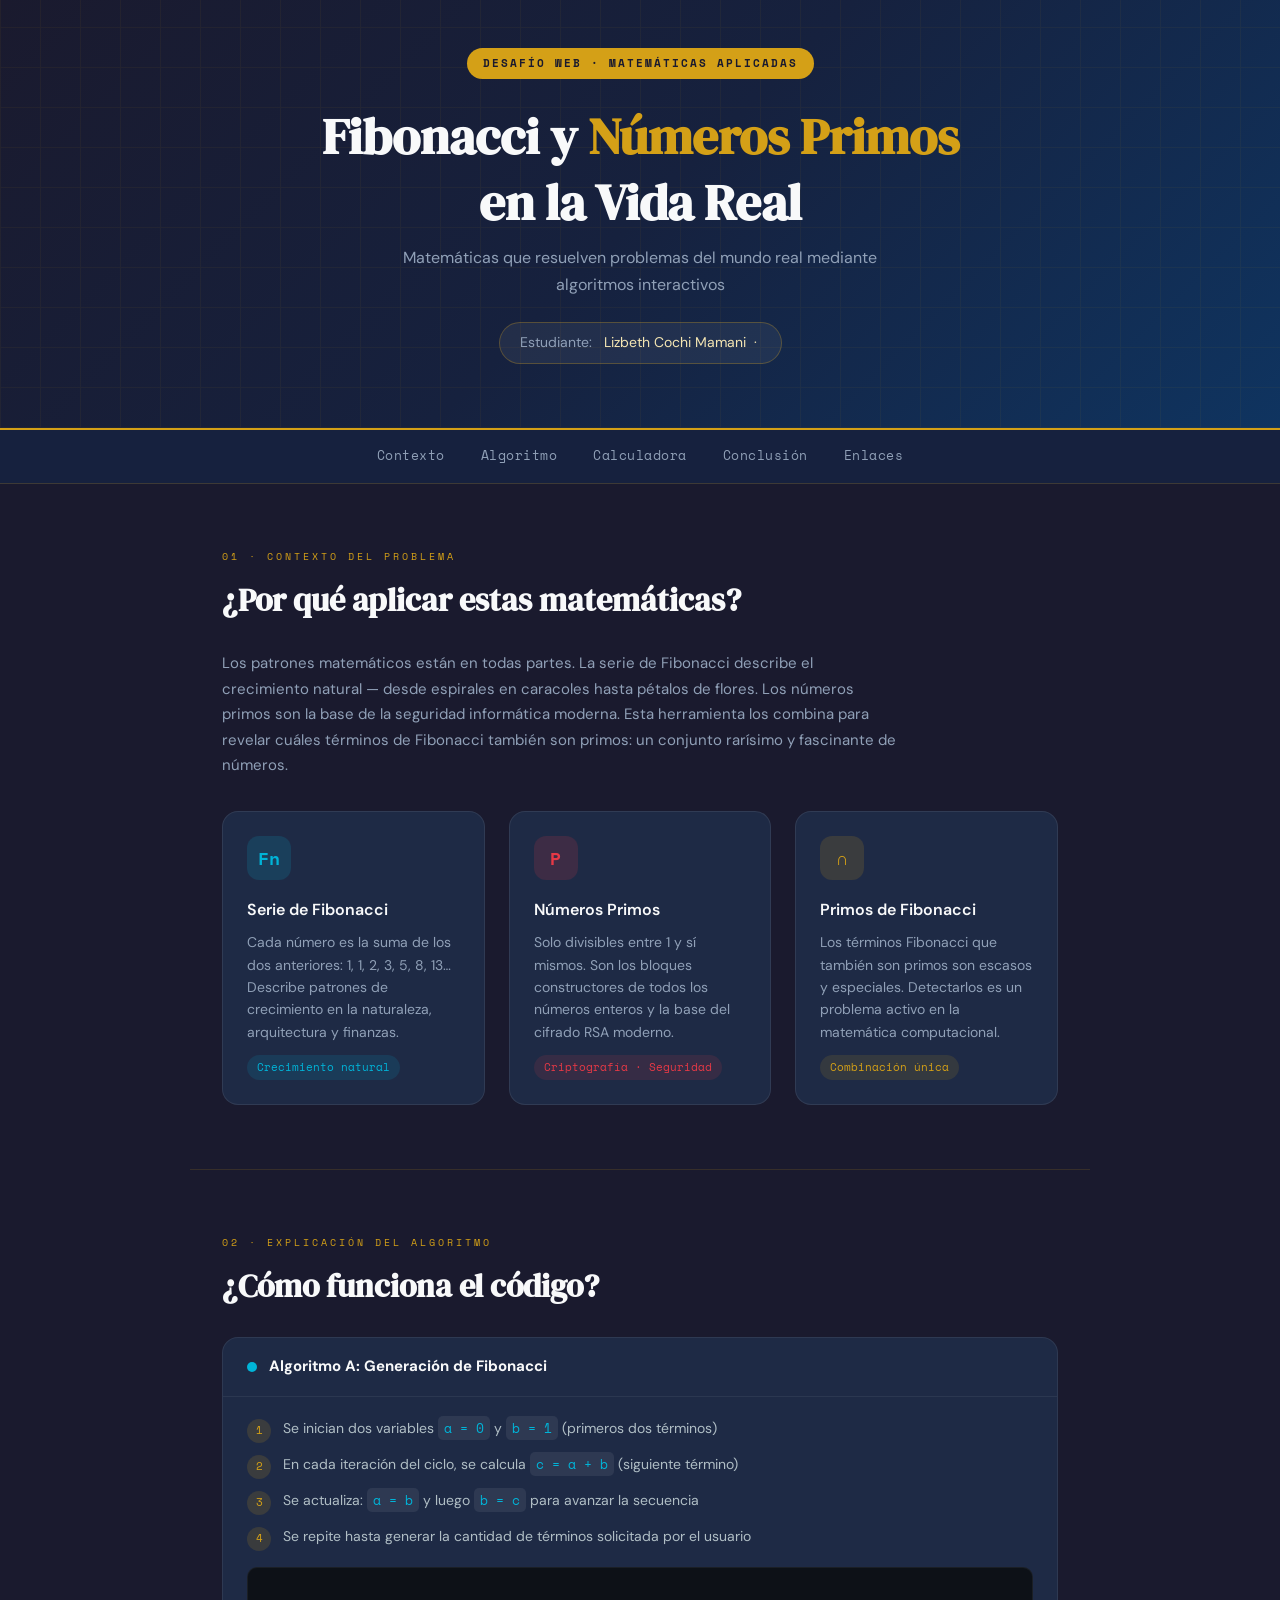
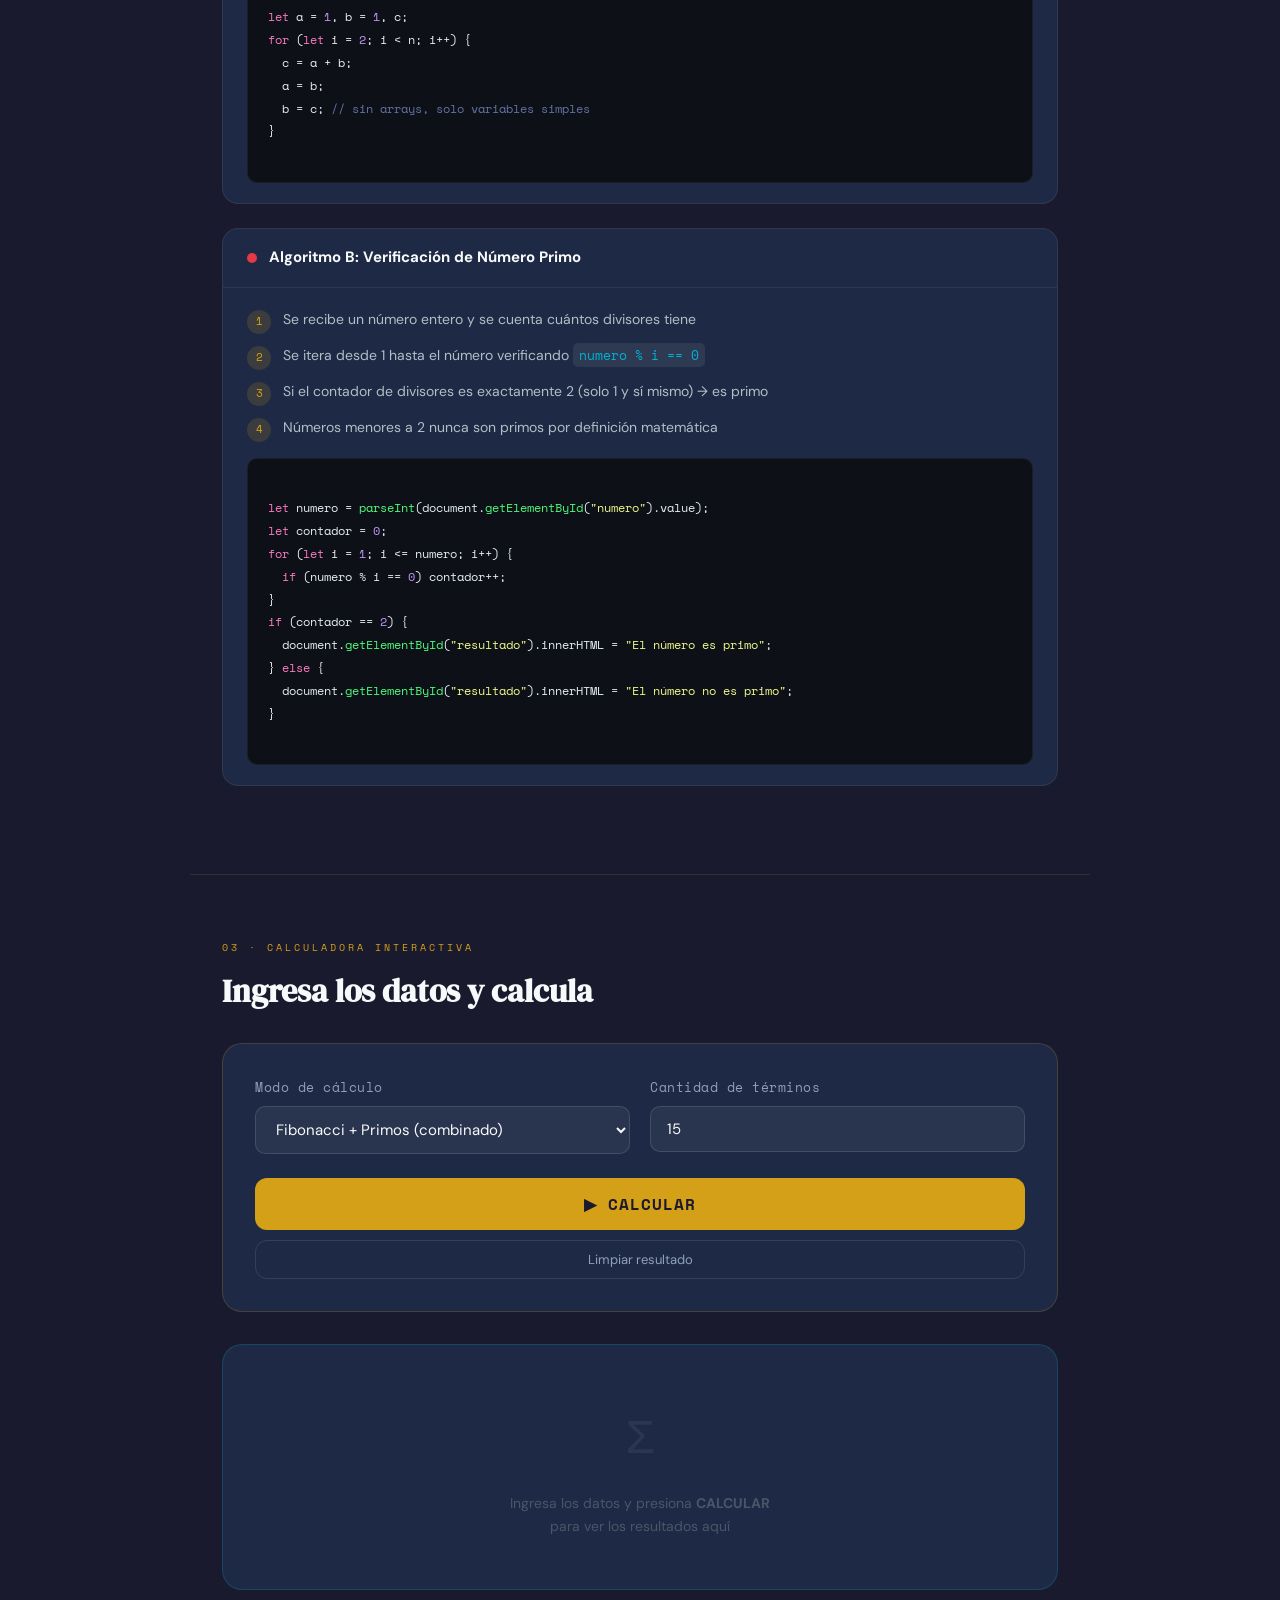
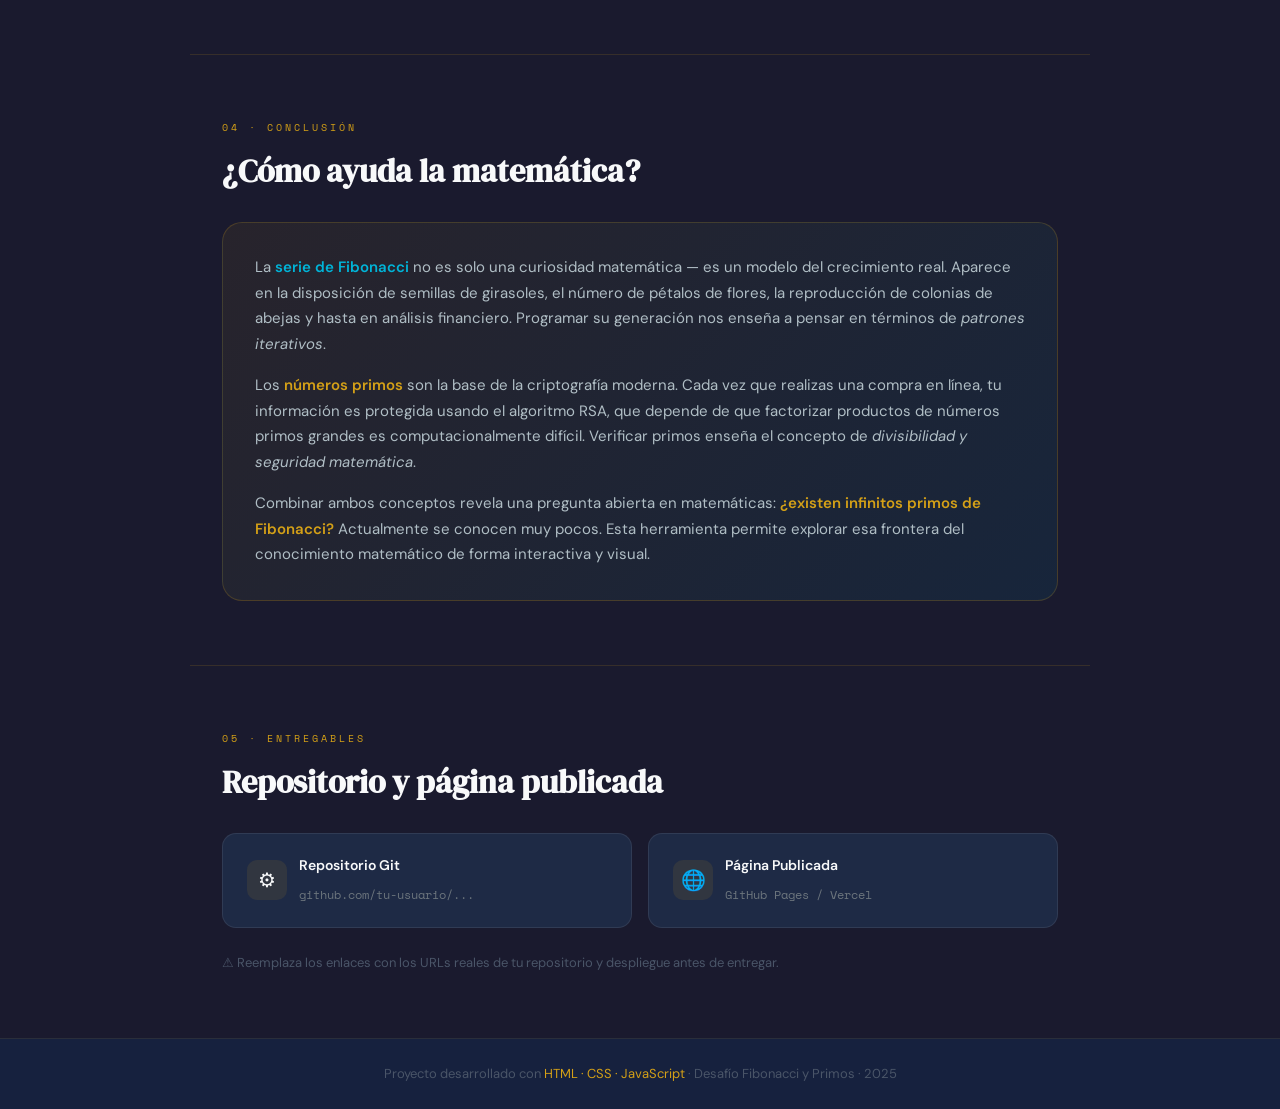
<file: index2.html>
<!DOCTYPE html>
<html lang="es">
<head>
  <meta charset="UTF-8">
  <meta name="viewport" content="width=device-width, initial-scale=1.0">
  <title>Fibonacci y Números Primos - Matemáticas en la Vida Real</title>
  <link rel="stylesheet" href="css/stilos2.css">
  <link href="https://fonts.googleapis.com/css2?family=Space+Mono:wght@400;700&family=DM+Serif+Display&family=DM+Sans:wght@400;500;600&display=swap" rel="stylesheet">
</head>
<body>
 
  <!-- ===== ENCABEZADO ===== -->
  <header>
    <div class="header-pattern"></div>
    <div class="badge">Desafío Web · Matemáticas Aplicadas</div>
    <h1>Fibonacci y <span>Números Primos</span><br>en la Vida Real</h1>
    <p class="header-sub">Matemáticas que resuelven problemas del mundo real mediante algoritmos interactivos</p>
    <div class="student-info">
      <span>Estudiante:</span> Lizbeth Cochi Mamani &nbsp;·&nbsp;
    </div>
  </header>
 
  <!-- ===== NAVEGACIÓN ===== -->
  <nav>
    <a href="#contexto">Contexto</a>
    <a href="#algoritmo">Algoritmo</a>
    <a href="#calculadora">Calculadora</a>
    <a href="#conclusion">Conclusión</a>
    <a href="#enlaces">Enlaces</a>
  </nav>
 
  <!-- ===== SECCIÓN 1: CONTEXTO ===== -->
  <section id="contexto">
    <p class="section-label">01 · Contexto del Problema</p>
    <h2>¿Por qué aplicar estas matemáticas?</h2>
    <p class="intro-text">
      Los patrones matemáticos están en todas partes. La serie de Fibonacci describe el crecimiento
      natural — desde espirales en caracoles hasta pétalos de flores. Los números primos son la base
      de la seguridad informática moderna. Esta herramienta los combina para revelar cuáles términos
      de Fibonacci también son primos: un conjunto rarísimo y fascinante de números.
    </p>
    <div class="cards-grid">
      <div class="card">
        <div class="card-icon fib">Fn</div>
        <h3>Serie de Fibonacci</h3>
        <p>Cada número es la suma de los dos anteriores: 1, 1, 2, 3, 5, 8, 13… Describe patrones
        de crecimiento en la naturaleza, arquitectura y finanzas.</p>
        <span class="tag fib">Crecimiento natural</span>
      </div>
      <div class="card">
        <div class="card-icon prime">P</div>
        <h3>Números Primos</h3>
        <p>Solo divisibles entre 1 y sí mismos. Son los bloques constructores de todos los números
        enteros y la base del cifrado RSA moderno.</p>
        <span class="tag prime">Criptografía · Seguridad</span>
      </div>
      <div class="card">
        <div class="card-icon combo">∩</div>
        <h3>Primos de Fibonacci</h3>
        <p>Los términos Fibonacci que también son primos son escasos y especiales. Detectarlos es
        un problema activo en la matemática computacional.</p>
        <span class="tag combo">Combinación única</span>
      </div>
    </div>
  </section>
 
  <hr class="divider">
 
  <!-- ===== SECCIÓN 2: ALGORITMO ===== -->
  <section id="algoritmo">
    <p class="section-label">02 · Explicación del Algoritmo</p>
    <h2>¿Cómo funciona el código?</h2>
 
    <!-- Algoritmo Fibonacci -->
    <div class="algo-box">
      <div class="algo-header">
        <div class="algo-dot fib-dot"></div>
        <strong>Algoritmo A: Generación de Fibonacci</strong>
      </div>
      <div class="algo-content">
        <div class="algo-steps">
          <div class="algo-step">
            <div class="step-n">1</div>
            <div>Se inician dos variables <code>a = 0</code> y <code>b = 1</code> (primeros dos términos)</div>
          </div>
          <div class="algo-step">
            <div class="step-n">2</div>
            <div>En cada iteración del ciclo, se calcula <code>c = a + b</code> (siguiente término)</div>
          </div>
          <div class="algo-step">
            <div class="step-n">3</div>
            <div>Se actualiza: <code>a = b</code> y luego <code>b = c</code> para avanzar la secuencia</div>
          </div>
          <div class="algo-step">
            <div class="step-n">4</div>
            <div>Se repite hasta generar la cantidad de términos solicitada por el usuario</div>
          </div>
        </div>
        <div class="code-block">
<span class="kw">let</span> a = <span class="num">1</span>, b = <span class="num">1</span>, c;
<span class="kw">for</span> (<span class="kw">let</span> i = <span class="num">2</span>; i &lt; n; i++) {
  c = a + b;
  a = b;
  b = c; <span class="cm">// sin arrays, solo variables simples</span>
}
        </div>
      </div>
    </div>
 
    <!-- Algoritmo Primo -->
    <div class="algo-box">
      <div class="algo-header">
        <div class="algo-dot prime-dot"></div>
        <strong>Algoritmo B: Verificación de Número Primo</strong>
      </div>
      <div class="algo-content">
        <div class="algo-steps">
          <div class="algo-step">
            <div class="step-n">1</div>
            <div>Se recibe un número entero y se cuenta cuántos divisores tiene</div>
          </div>
          <div class="algo-step">
            <div class="step-n">2</div>
            <div>Se itera desde 1 hasta el número verificando <code>numero % i == 0</code></div>
          </div>
          <div class="algo-step">
            <div class="step-n">3</div>
            <div>Si el contador de divisores es exactamente 2 (solo 1 y sí mismo) → es primo</div>
          </div>
          <div class="algo-step">
            <div class="step-n">4</div>
            <div>Números menores a 2 nunca son primos por definición matemática</div>
          </div>
        </div>
        <div class="code-block">
<span class="kw">let</span> numero = <span class="fn">parseInt</span>(document.<span class="fn">getElementById</span>(<span class="str">"numero"</span>).value);
<span class="kw">let</span> contador = <span class="num">0</span>;
<span class="kw">for</span> (<span class="kw">let</span> i = <span class="num">1</span>; i &lt;= numero; i++) {
  <span class="kw">if</span> (numero % i == <span class="num">0</span>) contador++;
}
<span class="kw">if</span> (contador == <span class="num">2</span>) {
  document.<span class="fn">getElementById</span>(<span class="str">"resultado"</span>).innerHTML = <span class="str">"El número es primo"</span>;
} <span class="kw">else</span> {
  document.<span class="fn">getElementById</span>(<span class="str">"resultado"</span>).innerHTML = <span class="str">"El número no es primo"</span>;
}
        </div>
      </div>
    </div>
  </section>
 
  <hr class="divider">
 
  <!-- ===== SECCIÓN 3: FORMULARIO + RESULTADO ===== -->
  <section id="calculadora">
    <p class="section-label">03 · Calculadora Interactiva</p>
    <h2>Ingresa los datos y calcula</h2>
 
    <div class="form-container">
      <form onsubmit="return false;">
        <div class="form-row">
 
          <!-- Selector de modo -->
          <div class="form-group">
            <label for="modo">Modo de cálculo</label>
            <select id="modo" onchange="cambiarModo()">
              <option value="combinado">Fibonacci + Primos (combinado)</option>
              <option value="fibonacci">Solo secuencia Fibonacci</option>
              <option value="primo">Verificar número primo</option>
              <option value="ahorro">Ahorro progresivo Fibonacci</option>
            </select>
          </div>
 
          <!-- Cantidad de términos -->
          <div class="form-group" id="grupo-terminos">
            <label for="terminos">Cantidad de términos</label>
            <input type="number" id="terminos" min="2" max="40" value="15" placeholder="Ej: 15">
          </div>
 
          <!-- Número a verificar (solo modo primo) -->
          <div class="form-group" id="grupo-numero" style="display:none;">
            <label for="numero">Número a verificar</label>
            <input type="number" id="numero" min="1" value="97" placeholder="Ej: 97">
          </div>
 
          <!-- Monto base (solo modo ahorro) -->
          <div class="form-group" id="grupo-monto" style="display:none;">
            <label for="monto">Depósito base (Bs.)</label>
            <input type="number" id="monto" min="1" value="1" placeholder="Ej: 1">
          </div>
 
        </div>
 
        <!-- Botón de ejecución -->
        <button class="btn-calc" onclick="calcular()">▶ CALCULAR</button>
        <button class="btn-clear" onclick="limpiar()">Limpiar resultado</button>
      </form>
    </div>
 
    <!-- Área de resultados -->
    <div id="resultado-container">
      <div class="result-placeholder" id="placeholder">
        <div class="big-icon">Σ</div>
        <p>Ingresa los datos y presiona <strong>CALCULAR</strong><br>para ver los resultados aquí</p>
      </div>
      <div id="resultado" style="display:none;"></div>
    </div>
  </section>
 
  <hr class="divider">
 
  <!-- ===== SECCIÓN 4: CONCLUSIÓN ===== -->
  <section id="conclusion">
    <p class="section-label">04 · Conclusión</p>
    <h2>¿Cómo ayuda la matemática?</h2>
    <div class="conclusion-box">
      <p>La <span class="highlight-teal">serie de Fibonacci</span> no es solo una curiosidad matemática —
      es un modelo del crecimiento real. Aparece en la disposición de semillas de girasoles, el número
      de pétalos de flores, la reproducción de colonias de abejas y hasta en análisis financiero.
      Programar su generación nos enseña a pensar en términos de <em>patrones iterativos</em>.</p>
 
      <p>Los <span class="highlight-gold">números primos</span> son la base de la criptografía moderna.
      Cada vez que realizas una compra en línea, tu información es protegida usando el algoritmo RSA,
      que depende de que factorizar productos de números primos grandes es computacionalmente difícil.
      Verificar primos enseña el concepto de <em>divisibilidad y seguridad matemática</em>.</p>
 
      <p>Combinar ambos conceptos revela una pregunta abierta en matemáticas:
      <span class="highlight-gold">¿existen infinitos primos de Fibonacci?</span> Actualmente se conocen
      muy pocos. Esta herramienta permite explorar esa frontera del conocimiento matemático de forma
      interactiva y visual.</p>
    </div>
  </section>
 
  <hr class="divider">
 
  <!-- ===== SECCIÓN 5: ENLACES ===== -->
  <section id="enlaces">
    <p class="section-label">05 · Entregables</p>
    <h2>Repositorio y página publicada</h2>
    <div class="links-row">
      <a class="link-card" href="https://github.com/liz1020bth/DESAFIO-SIMULACION-MATEMATICA----FIBO-Y-PRIMOS.git" target="_blank">
        <div class="link-icon">⚙</div>
        <div>
          <p>Repositorio Git</p>
          <span>github.com/tu-usuario/...</span>
        </div>
      </a>
      <a class="link-card" href="https://liz1020bth.github.io/DESAFIO-SIMULACION-MATEMATICA----FIBO-Y-PRIMOS/" target="_blank">
        <div class="link-icon">🌐</div>
        <div>
          <p>Página Publicada</p>
          <span>GitHub Pages / Vercel</span>
        </div>
      </a>
    </div>
    <p class="links-note">⚠ Reemplaza los enlaces con los URLs reales de tu repositorio y despliegue antes de entregar.</p>
  </section>
 
  <!-- ===== PIE DE PÁGINA ===== -->
  <footer>
    Proyecto desarrollado con <span>HTML · CSS · JavaScript</span> · Desafío Fibonacci y Primos · 2025
  </footer>
 
  <script src="js/scrip2.js"></script>
</body>
</html>
</file>
<file: css/stilos2.css>
/* =============================================
   estilos.css — Desafío Fibonacci y Primos
   ============================================= */
 
/* --- Variables globales --- */
:root {
  --gold:        #D4A017;
  --gold-light:  #F5E6B3;
  --gold-dark:   #8B6914;
  --deep:        #1A1A2E;
  --deep2:       #16213E;
  --accent:      #0F3460;
  --teal:        #00B4D8;
  --teal-light:  #90E0EF;
  --white:       #F8F9FA;
  --gray:        #6C757D;
  --card-bg:     #1E2A45;
  --prime-color: #E63946;
  --fib-color:   #00B4D8;
  --muted:       #90A0B7;
}
 
/* --- Reset básico --- */
* {
  margin: 0;
  padding: 0;
  box-sizing: border-box;
}
 
body {
  font-family: 'DM Sans', sans-serif;
  background: var(--deep);
  color: var(--white);
  line-height: 1.7;
}
 
code {
  font-family: 'Space Mono', monospace;
  font-size: 13px;
  background: rgba(255,255,255,0.07);
  padding: 2px 6px;
  border-radius: 5px;
  color: var(--teal);
}
 
/* =============================================
   ENCABEZADO
   ============================================= */
header {
  background: linear-gradient(135deg, #1A1A2E 0%, #16213E 50%, #0F3460 100%);
  padding: 3rem 2rem 4rem;
  text-align: center;
  position: relative;
  overflow: hidden;
  border-bottom: 2px solid var(--gold);
}
 
.header-pattern {
  position: absolute;
  top: 0; left: 0; right: 0; bottom: 0;
  opacity: 0.05;
  background-image:
    repeating-linear-gradient(0deg,   var(--gold) 0px, var(--gold) 1px, transparent 1px, transparent 40px),
    repeating-linear-gradient(90deg,  var(--gold) 0px, var(--gold) 1px, transparent 1px, transparent 40px);
}
 
.badge {
  display: inline-block;
  background: var(--gold);
  color: var(--deep);
  font-family: 'Space Mono', monospace;
  font-size: 11px;
  font-weight: 700;
  letter-spacing: 2px;
  text-transform: uppercase;
  padding: 6px 16px;
  border-radius: 20px;
  margin-bottom: 1.5rem;
  position: relative;
}
 
header h1 {
  font-family: 'DM Serif Display', serif;
  font-size: clamp(1.8rem, 5vw, 3.2rem);
  color: var(--white);
  position: relative;
  margin-bottom: 0.5rem;
  line-height: 1.3;
}
 
header h1 span {
  color: var(--gold);
}
 
.header-sub {
  font-size: 1rem;
  color: var(--muted);
  position: relative;
  max-width: 500px;
  margin: 0.5rem auto 1.5rem;
}
 
.student-info {
  display: inline-flex;
  align-items: center;
  gap: 12px;
  background: rgba(255,255,255,0.06);
  border: 1px solid rgba(212,160,23,0.3);
  border-radius: 50px;
  padding: 8px 20px;
  font-size: 14px;
  color: var(--gold-light);
  position: relative;
}
 
.student-info span {
  color: var(--muted);
}
 
/* =============================================
   NAVEGACIÓN
   ============================================= */
nav {
  background: var(--deep2);
  border-bottom: 1px solid rgba(212,160,23,0.2);
  padding: 0 2rem;
  display: flex;
  justify-content: center;
  flex-wrap: wrap;
  position: sticky;
  top: 0;
  z-index: 100;
}
 
nav a {
  color: var(--muted);
  text-decoration: none;
  font-size: 13px;
  font-weight: 500;
  padding: 14px 18px;
  border-bottom: 3px solid transparent;
  transition: all 0.2s;
  font-family: 'Space Mono', monospace;
  letter-spacing: 0.5px;
}
 
nav a:hover {
  color: var(--gold);
  border-bottom-color: var(--gold);
}
 
/* =============================================
   SECCIONES
   ============================================= */
section {
  padding: 4rem 2rem;
  max-width: 900px;
  margin: 0 auto;
}
 
.section-label {
  font-family: 'Space Mono', monospace;
  font-size: 10px;
  letter-spacing: 3px;
  text-transform: uppercase;
  color: var(--gold);
  margin-bottom: 0.5rem;
}
 
h2 {
  font-family: 'DM Serif Display', serif;
  font-size: clamp(1.5rem, 3vw, 2rem);
  color: var(--white);
  margin-bottom: 1.5rem;
}
 
.intro-text {
  color: var(--muted);
  font-size: 15px;
  max-width: 680px;
  margin-bottom: 0;
}
 
.divider {
  border: none;
  border-top: 1px solid rgba(212,160,23,0.15);
  max-width: 900px;
  margin: 0 auto;
}
 
/* =============================================
   TARJETAS DE CONTEXTO
   ============================================= */
.cards-grid {
  display: grid;
  grid-template-columns: repeat(auto-fit, minmax(250px, 1fr));
  gap: 1.5rem;
  margin-top: 2rem;
}
 
.card {
  background: var(--card-bg);
  border: 1px solid rgba(255,255,255,0.08);
  border-radius: 16px;
  padding: 1.5rem;
}
 
.card-icon {
  width: 44px;
  height: 44px;
  border-radius: 12px;
  display: flex;
  align-items: center;
  justify-content: center;
  font-family: 'Space Mono', monospace;
  font-size: 18px;
  font-weight: 700;
  margin-bottom: 1rem;
}
 
.card-icon.fib   { background: rgba(0,180,216,0.15);   color: var(--teal); }
.card-icon.prime { background: rgba(230,57,70,0.15);   color: var(--prime-color); }
.card-icon.combo { background: rgba(212,160,23,0.15);  color: var(--gold); }
 
.card h3 {
  font-size: 16px;
  font-weight: 600;
  margin-bottom: 0.5rem;
  color: var(--white);
}
 
.card p {
  font-size: 14px;
  color: var(--muted);
  line-height: 1.6;
}
 
.tag {
  display: inline-block;
  font-size: 11px;
  font-family: 'Space Mono', monospace;
  padding: 3px 10px;
  border-radius: 20px;
  margin-top: 0.75rem;
}
 
.tag.fib   { background: rgba(0,180,216,0.12);  color: var(--teal); }
.tag.prime { background: rgba(230,57,70,0.12);  color: var(--prime-color); }
.tag.combo { background: rgba(212,160,23,0.12); color: var(--gold); }
 
/* =============================================
   ALGORITMOS
   ============================================= */
.algo-box {
  background: var(--card-bg);
  border-radius: 16px;
  overflow: hidden;
  margin-bottom: 1.5rem;
  border: 1px solid rgba(255,255,255,0.07);
}
 
.algo-header {
  display: flex;
  align-items: center;
  gap: 12px;
  padding: 1rem 1.5rem;
  border-bottom: 1px solid rgba(255,255,255,0.06);
  font-size: 15px;
}
 
.algo-dot {
  width: 10px;
  height: 10px;
  border-radius: 50%;
}
 
.algo-dot.fib-dot   { background: var(--teal); }
.algo-dot.prime-dot { background: var(--prime-color); }
 
.algo-content {
  padding: 1.25rem 1.5rem;
}
 
.code-block {
  background: #0D1117;
  border-radius: 10px;
  padding: 1rem 1.25rem;
  font-family: 'Space Mono', monospace;
  font-size: 12px;
  color: #E6EDF3;
  margin: 1rem 0 0;
  overflow-x: auto;
  border: 1px solid rgba(255,255,255,0.06);
  line-height: 1.9;
  white-space: pre;
}
 
/* Colores de sintaxis */
.code-block .kw  { color: #FF79C6; }
.code-block .fn  { color: #50FA7B; }
.code-block .num { color: #BD93F9; }
.code-block .cm  { color: #6272A4; }
.code-block .str { color: #F1FA8C; }
 
.algo-steps {
  display: flex;
  flex-direction: column;
  gap: 10px;
}
 
.algo-step {
  display: flex;
  gap: 12px;
  font-size: 14px;
  color: #B0BEC5;
  align-items: flex-start;
}
 
.step-n {
  min-width: 24px;
  height: 24px;
  background: rgba(212,160,23,0.15);
  border-radius: 50%;
  display: flex;
  align-items: center;
  justify-content: center;
  font-family: 'Space Mono', monospace;
  font-size: 11px;
  color: var(--gold);
  flex-shrink: 0;
  margin-top: 2px;
}
 
/* =============================================
   FORMULARIO
   ============================================= */
.form-container {
  background: var(--card-bg);
  border: 1px solid rgba(212,160,23,0.2);
  border-radius: 20px;
  padding: 2rem;
}
 
.form-row {
  display: grid;
  grid-template-columns: repeat(auto-fit, minmax(200px, 1fr));
  gap: 1.25rem;
  margin-bottom: 1.5rem;
}
 
.form-group {
  display: flex;
  flex-direction: column;
  gap: 8px;
}
 
label {
  font-size: 13px;
  font-weight: 500;
  color: var(--muted);
  font-family: 'Space Mono', monospace;
  letter-spacing: 0.5px;
}
 
input[type="number"],
select {
  background: rgba(255,255,255,0.05);
  border: 1px solid rgba(255,255,255,0.12);
  border-radius: 10px;
  padding: 12px 16px;
  color: var(--white);
  font-size: 15px;
  font-family: 'DM Sans', sans-serif;
  transition: border-color 0.2s;
  outline: none;
  width: 100%;
}
 
input[type="number"]:focus,
select:focus {
  border-color: var(--gold);
  background: rgba(212,160,23,0.06);
}
 
select option {
  background: var(--deep2);
}
 
/* Botón principal */
.btn-calc {
  width: 100%;
  background: var(--gold);
  color: var(--deep);
  border: none;
  border-radius: 12px;
  padding: 14px 24px;
  font-size: 16px;
  font-weight: 700;
  font-family: 'Space Mono', monospace;
  cursor: pointer;
  letter-spacing: 1px;
  transition: all 0.2s;
  text-transform: uppercase;
}
 
.btn-calc:hover {
  background: #E8B820;
  transform: translateY(-1px);
}
 
.btn-calc:active {
  transform: translateY(0);
}
 
/* Botón limpiar */
.btn-clear {
  width: 100%;
  margin-top: 10px;
  background: transparent;
  color: var(--muted);
  border: 1px solid rgba(255,255,255,0.1);
  border-radius: 12px;
  padding: 10px;
  font-size: 13px;
  cursor: pointer;
  transition: all 0.2s;
  font-family: 'DM Sans', sans-serif;
}
 
.btn-clear:hover {
  border-color: var(--prime-color);
  color: var(--prime-color);
}
 
/* =============================================
   ÁREA DE RESULTADOS
   ============================================= */
#resultado-container {
  background: var(--card-bg);
  border: 1px solid rgba(0,180,216,0.2);
  border-radius: 20px;
  padding: 2rem;
  min-height: 200px;
  margin-top: 2rem;
}
 
.result-placeholder {
  display: flex;
  flex-direction: column;
  align-items: center;
  justify-content: center;
  height: 180px;
  text-align: center;
  color: #4A5568;
}
 
.result-placeholder .big-icon {
  font-family: 'Space Mono', monospace;
  font-size: 3rem;
  margin-bottom: 1rem;
  opacity: 0.3;
}
 
.result-placeholder p {
  font-size: 14px;
}
 
.result-title {
  font-family: 'DM Serif Display', serif;
  font-size: 1.3rem;
  color: var(--teal);
  margin-bottom: 1rem;
  padding-bottom: 0.75rem;
  border-bottom: 1px solid rgba(255,255,255,0.07);
}
 
/* Tarjetas de estadísticas */
.stats-row {
  display: grid;
  grid-template-columns: repeat(auto-fit, minmax(130px, 1fr));
  gap: 1rem;
  margin-bottom: 1.5rem;
}
 
.stat-card {
  background: rgba(255,255,255,0.04);
  border-radius: 12px;
  padding: 1rem;
  text-align: center;
}
 
.stat-num {
  font-family: 'Space Mono', monospace;
  font-size: 1.5rem;
  font-weight: 700;
  margin-bottom: 4px;
}
 
.stat-label {
  font-size: 12px;
  color: #6C757D;
}
 
/* Grilla de secuencia */
.sequence-grid {
  display: flex;
  flex-wrap: wrap;
  gap: 8px;
  margin-top: 1rem;
}
 
.seq-item {
  padding: 6px 12px;
  border-radius: 8px;
  font-family: 'Space Mono', monospace;
  font-size: 13px;
  font-weight: 700;
  cursor: default;
  transition: transform 0.1s;
}
 
.seq-item:hover { transform: scale(1.05); }
 
.seq-item.is-prime {
  background: rgba(230,57,70,0.2);
  border: 1px solid rgba(230,57,70,0.4);
  color: #FF6B7A;
}
 
.seq-item.not-prime {
  background: rgba(0,180,216,0.1);
  border: 1px solid rgba(0,180,216,0.2);
  color: var(--teal);
}
 
/* Leyenda */
.legend {
  display: flex;
  gap: 1.5rem;
  margin-top: 1rem;
  flex-wrap: wrap;
}
 
.legend-item {
  display: flex;
  align-items: center;
  gap: 8px;
  font-size: 13px;
  color: var(--muted);
}
 
.legend-dot {
  width: 12px;
  height: 12px;
  border-radius: 4px;
}
 
/* Tabla de ahorro */
.savings-table {
  width: 100%;
  border-collapse: collapse;
  margin-top: 1rem;
  font-size: 14px;
}
 
.savings-table th {
  background: rgba(212,160,23,0.1);
  color: var(--gold);
  padding: 10px 14px;
  text-align: left;
  font-family: 'Space Mono', monospace;
  font-size: 11px;
  letter-spacing: 1px;
  text-transform: uppercase;
}
 
.savings-table td {
  padding: 10px 14px;
  border-bottom: 1px solid rgba(255,255,255,0.05);
  color: #B0BEC5;
}
 
.savings-table tr:last-child td { border-bottom: none; }
.savings-table tr:hover td { background: rgba(255,255,255,0.03); }
.savings-table td.is-p { color: #FF6B7A; font-weight: 600; }
 
/* Resultado primo */
.prime-result {
  text-align: center;
  padding: 2rem;
}
 
.prime-verdict {
  font-family: 'DM Serif Display', serif;
  font-size: 2rem;
  margin: 1rem 0;
}
 
.prime-verdict.yes { color: #50FA7B; }
.prime-verdict.no  { color: var(--prime-color); }
 
.divisors-list {
  display: flex;
  flex-wrap: wrap;
  gap: 8px;
  justify-content: center;
  margin-top: 1rem;
}
 
.divisor-pill {
  background: rgba(255,255,255,0.06);
  border: 1px solid rgba(255,255,255,0.1);
  border-radius: 20px;
  padding: 4px 14px;
  font-family: 'Space Mono', monospace;
  font-size: 13px;
  color: var(--muted);
}
 
/* =============================================
   CONCLUSIÓN
   ============================================= */
.conclusion-box {
  background: linear-gradient(135deg, rgba(212,160,23,0.08), rgba(0,180,216,0.08));
  border: 1px solid rgba(212,160,23,0.2);
  border-radius: 20px;
  padding: 2rem;
}
 
.conclusion-box p {
  color: #B0BEC5;
  font-size: 15px;
  margin-bottom: 1rem;
}
 
.conclusion-box p:last-child {
  margin-bottom: 0;
}
 
.highlight-gold { color: var(--gold); font-weight: 600; }
.highlight-teal { color: var(--teal); font-weight: 600; }
 
/* =============================================
   ENLACES
   ============================================= */
.links-row {
  display: grid;
  grid-template-columns: repeat(auto-fit, minmax(220px, 1fr));
  gap: 1rem;
}
 
.link-card {
  background: var(--card-bg);
  border: 1px solid rgba(255,255,255,0.08);
  border-radius: 14px;
  padding: 1.25rem 1.5rem;
  display: flex;
  align-items: center;
  gap: 12px;
  text-decoration: none;
  color: inherit;
  transition: all 0.2s;
}
 
.link-card:hover {
  border-color: var(--gold);
  transform: translateY(-2px);
}
 
.link-icon {
  width: 40px;
  height: 40px;
  border-radius: 10px;
  background: rgba(212,160,23,0.1);
  display: flex;
  align-items: center;
  justify-content: center;
  font-size: 20px;
  flex-shrink: 0;
}
 
.link-card p {
  font-size: 14px;
  font-weight: 600;
  color: var(--white);
  margin-bottom: 2px;
}
 
.link-card span {
  font-size: 12px;
  color: #6C757D;
  font-family: 'Space Mono', monospace;
}
 
.links-note {
  font-size: 13px;
  color: #4A5568;
  margin-top: 1.5rem;
}
 
/* =============================================
   PIE DE PÁGINA
   ============================================= */
footer {
  background: var(--deep2);
  border-top: 1px solid rgba(212,160,23,0.1);
  text-align: center;
  padding: 1.5rem;
  font-size: 13px;
  color: #4A5568;
}
 
footer span {
  color: var(--gold);
}
 
/* =============================================
   DISEÑO RESPONSIVO
   ============================================= */
@media (max-width: 768px) {
  nav a {
    padding: 12px 12px;
    font-size: 12px;
  }
 
  section {
    padding: 3rem 1.25rem;
  }
}
 
@media (max-width: 600px) {
  nav a {
    padding: 10px 8px;
    font-size: 11px;
  }
 
  .form-container {
    padding: 1.25rem;
  }
 
  #resultado-container {
    padding: 1.25rem;
  }
 
  .stats-row {
    grid-template-columns: repeat(2, 1fr);
  }
 
  .prime-result {
    padding: 1rem;
  }
 
  .prime-verdict {
    font-size: 1.5rem;
  }
 
  .savings-table th,
  .savings-table td {
    padding: 8px 10px;
    font-size: 13px;
  }
}
</file>
